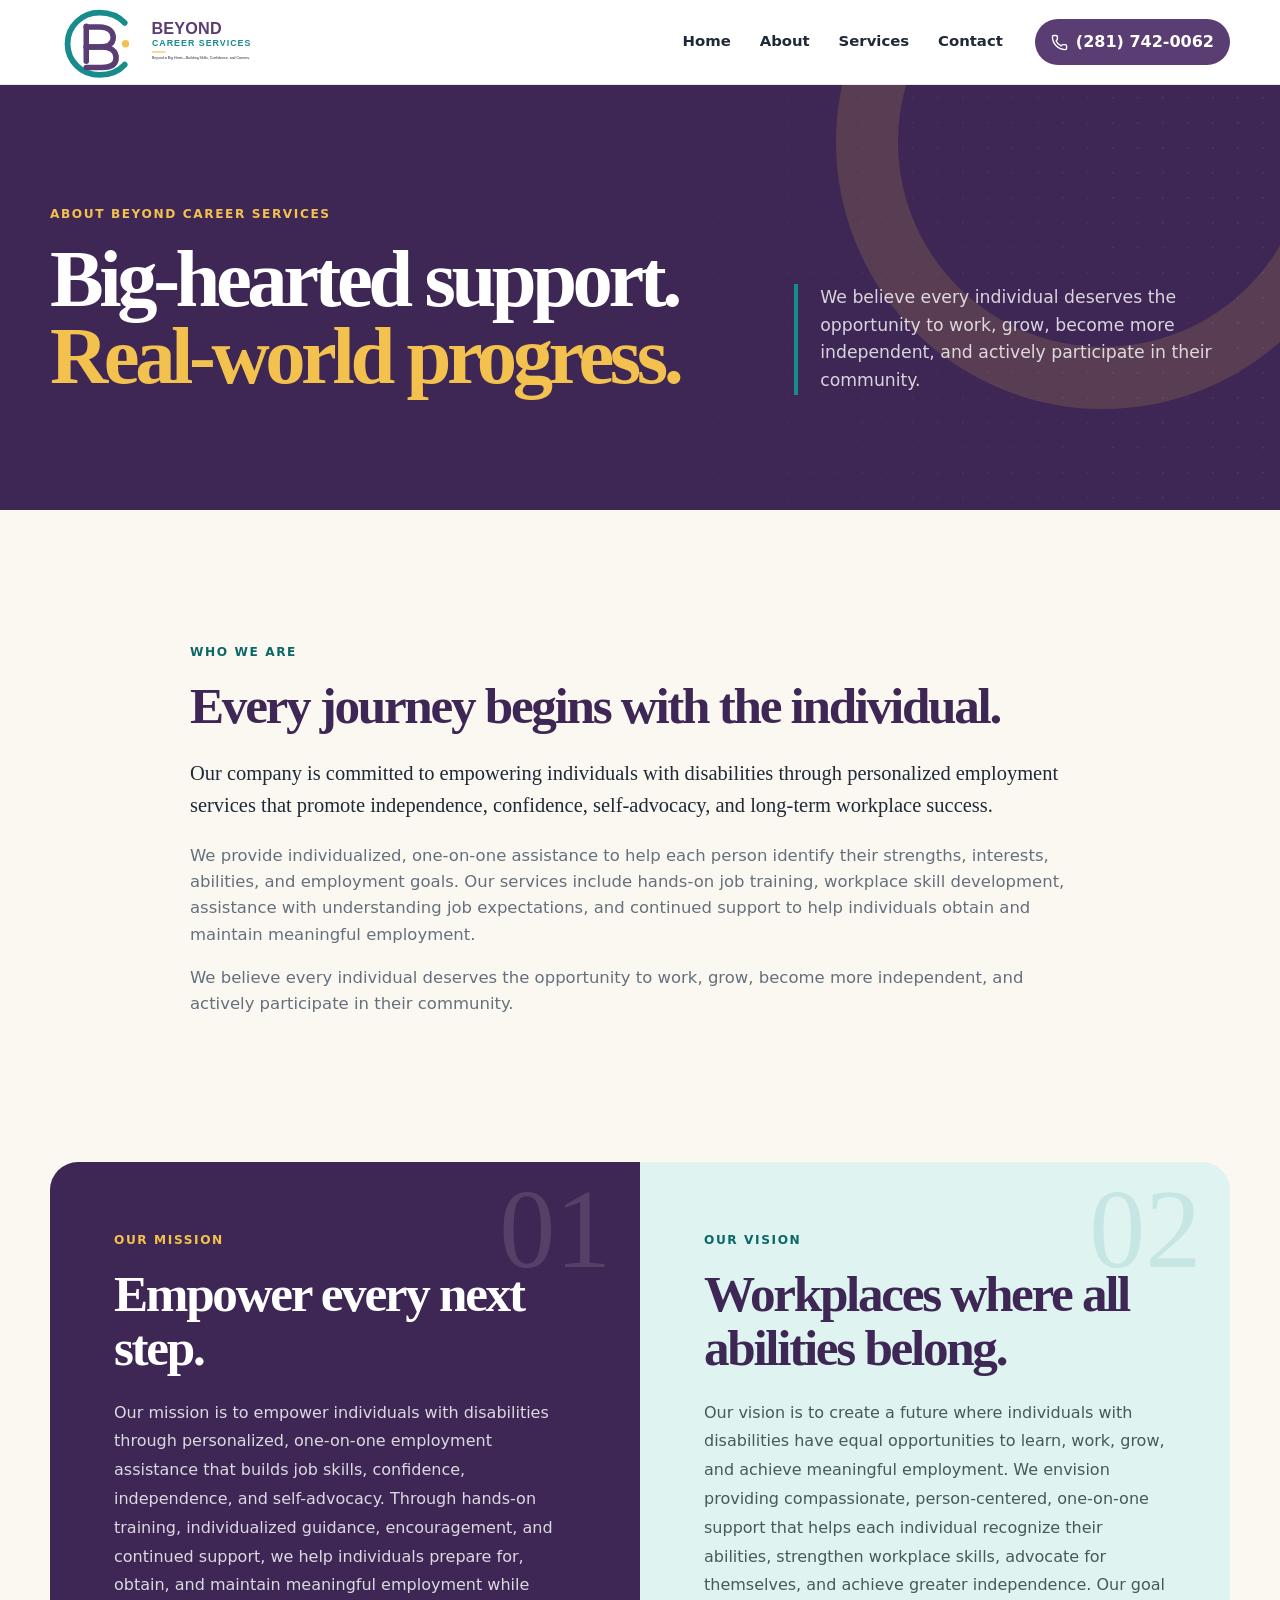
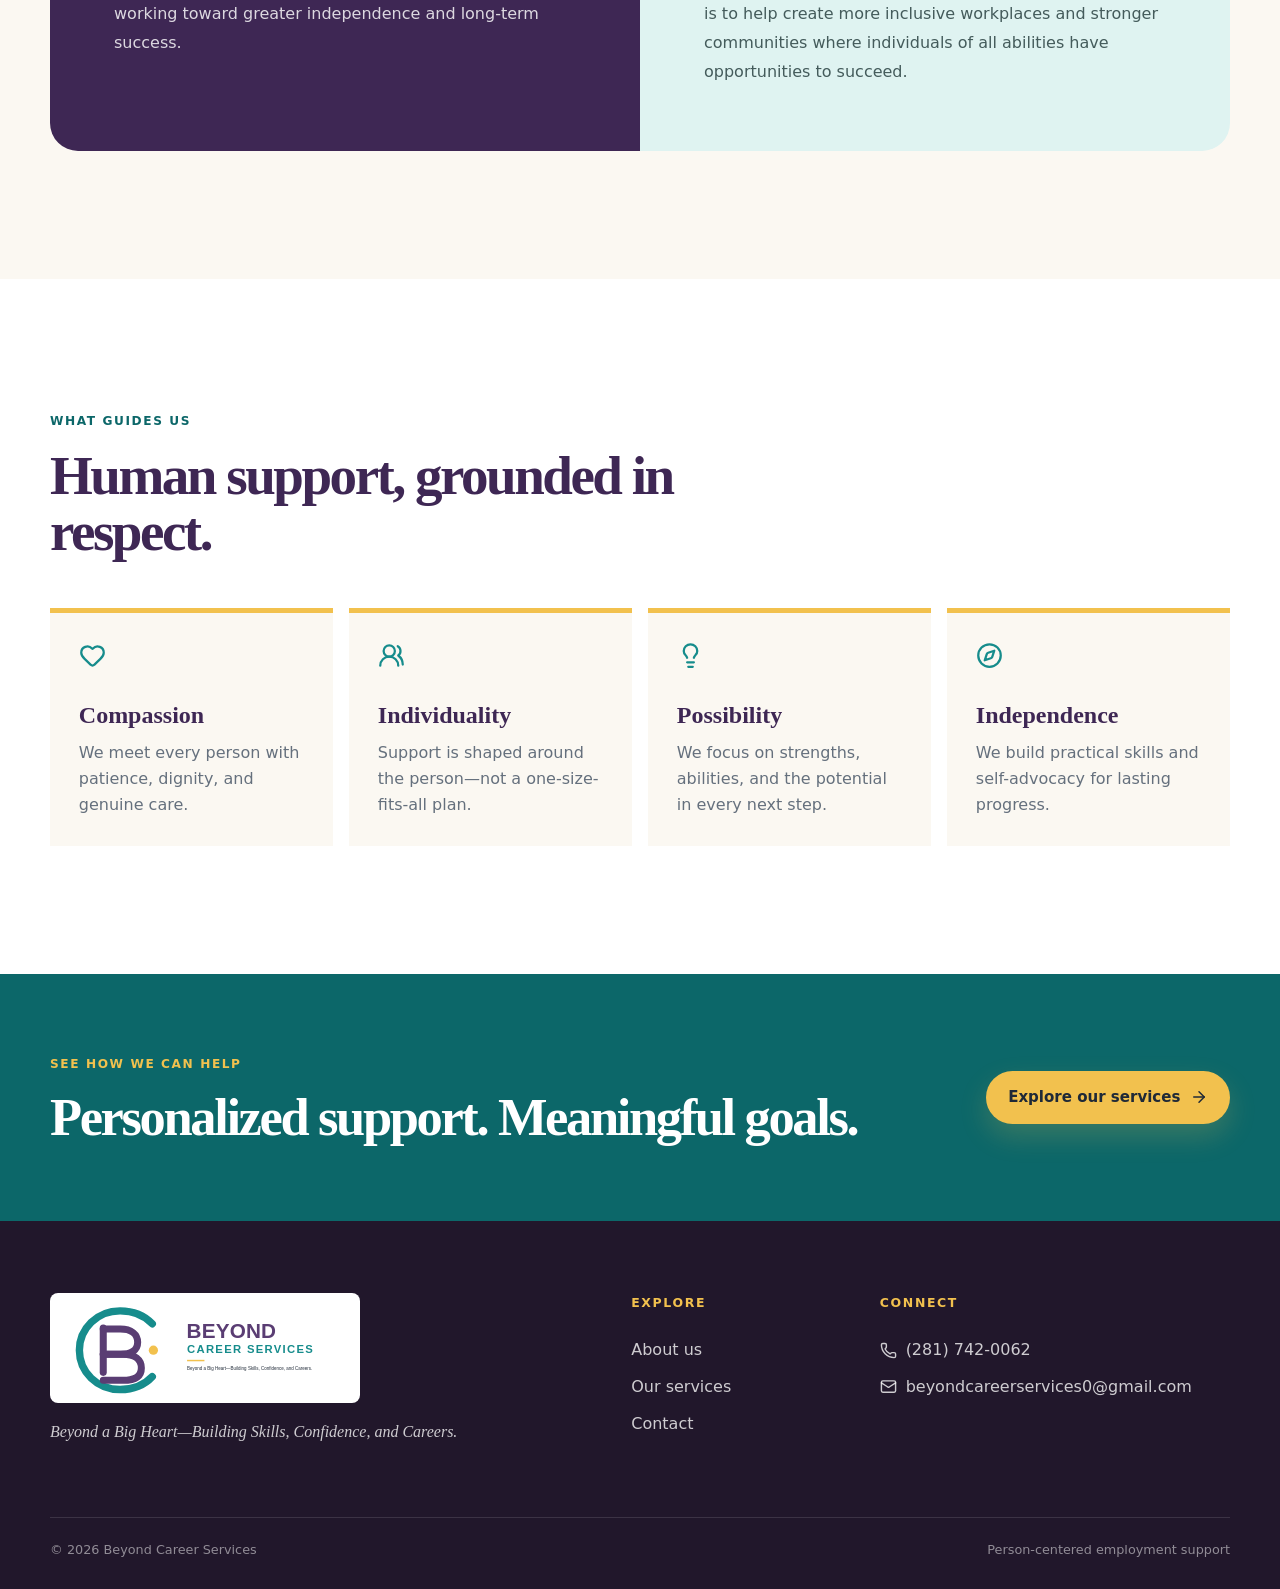
<file: about.html>
<!DOCTYPE html><html lang="en"><head><meta charSet="utf-8"/><meta name="viewport" content="width=device-width, initial-scale=1"/><title>About Us | Beyond Career Services</title><meta name="description" content="Learn about the mission, vision, and person-centered approach behind Beyond Career Services."/><meta property="og:title" content="Beyond Career Services"/><meta property="og:description" content="Beyond a Big Heart—Building Skills, Confidence, and Careers."/><meta property="og:type" content="website"/><meta name="twitter:card" content="summary_large_image"/><meta name="twitter:title" content="Beyond Career Services"/><meta name="twitter:description" content="Beyond a Big Heart—Building Skills, Confidence, and Careers."/><link rel="icon" href="/icon.svg" type="image/svg+xml" sizes="any"/>
<meta property="og:image" content="https://beyondcareerservices.com/og-card.png"><meta property="og:image:width" content="1200"><meta property="og:image:height" content="630"><meta property="og:image:alt" content="Beyond Career Services"><meta name="twitter:image" content="https://beyondcareerservices.com/og-card.png"><link rel="stylesheet" href="/styles.css?v=20260903-3"><script defer src="/app.js?v=20260903-3"></script></head><body><a class="skip-link" href="#main-content">Skip to main content</a><header class="site-header"><div class="site-container header-inner"><a href="/" class="brand-link" aria-label="Beyond Career Services home"><img src="/bcs-logo.svg" alt="Beyond Career Services" width="1600" height="520" loading="eager" fetchPriority="high" decoding="async" data-nimg="1"/></a><nav class="desktop-nav" aria-label="Primary navigation"><a href="/">Home</a><a href="/about.html">About</a><a href="/services.html">Services</a><a href="/contact.html">Contact</a></nav><a class="header-phone" href="tel:+12817420062"><svg xmlns="http://www.w3.org/2000/svg" width="17" height="17" viewBox="0 0 24 24" fill="none" stroke="currentColor" stroke-width="2" stroke-linecap="round" stroke-linejoin="round" class="lucide lucide-phone" aria-hidden="true"><path d="M13.832 16.568a1 1 0 0 0 1.213-.303l.355-.465A2 2 0 0 1 17 15h3a2 2 0 0 1 2 2v3a2 2 0 0 1-2 2A18 18 0 0 1 2 4a2 2 0 0 1 2-2h3a2 2 0 0 1 2 2v3a2 2 0 0 1-.8 1.6l-.468.351a1 1 0 0 0-.292 1.233 14 14 0 0 0 6.392 6.384"></path></svg><span>(281) 742-0062</span></a><details class="mobile-menu"><summary aria-label="Open navigation menu"><svg xmlns="http://www.w3.org/2000/svg" width="25" height="25" viewBox="0 0 24 24" fill="none" stroke="currentColor" stroke-width="2" stroke-linecap="round" stroke-linejoin="round" class="lucide lucide-menu" aria-hidden="true"><path d="M4 5h16"></path><path d="M4 12h16"></path><path d="M4 19h16"></path></svg></summary><nav aria-label="Mobile navigation"><a href="/">Home</a><a href="/about.html">About</a><a href="/services.html">Services</a><a href="/contact.html">Contact</a><a href="tel:+12817420062">Call (281) 742-0062</a></nav></details></div></header><main id="main-content"><section class="page-hero"><div class="site-container page-hero-grid"><div><p class="eyebrow">About Beyond Career Services</p><h1>Big-hearted support.<br/><span>Real-world progress.</span></h1></div><p>We believe every individual deserves the opportunity to work, grow, become more independent, and actively participate in their community.</p></div></section><section class="section about-intro"><div class="site-container about-intro-grid about-intro-grid-text"><div class="prose-block"><p class="eyebrow">Who we are</p><h2>Every journey begins with the individual.</h2><p>Our company is committed to empowering individuals with disabilities through personalized employment services that promote independence, confidence, self-advocacy, and long-term workplace success.</p><p>We provide individualized, one-on-one assistance to help each person identify their strengths, interests, abilities, and employment goals. Our services include hands-on job training, workplace skill development, assistance with understanding job expectations, and continued support to help individuals obtain and maintain meaningful employment.</p><p>We believe every individual deserves the opportunity to work, grow, become more independent, and actively participate in their community.</p></div></div></section><section class="purpose-section"><div class="site-container purpose-grid"><article class="purpose-card mission-card"><span>01</span><p class="eyebrow eyebrow-light">Our mission</p><h2>Empower every next step.</h2><p>Our mission is to empower individuals with disabilities through personalized, one-on-one employment assistance that builds job skills, confidence, independence, and self-advocacy. Through hands-on training, individualized guidance, encouragement, and continued support, we help individuals prepare for, obtain, and maintain meaningful employment while working toward greater independence and long-term success.</p></article><article class="purpose-card vision-card"><span>02</span><p class="eyebrow">Our vision</p><h2>Workplaces where all abilities belong.</h2><p>Our vision is to create a future where individuals with disabilities have equal opportunities to learn, work, grow, and achieve meaningful employment. We envision providing compassionate, person-centered, one-on-one support that helps each individual recognize their abilities, strengthen workplace skills, advocate for themselves, and achieve greater independence. Our goal is to help create more inclusive workplaces and stronger communities where individuals of all abilities have opportunities to succeed.</p></article></div></section><section class="section values-section"><div class="site-container"><div class="section-heading"><p class="eyebrow">What guides us</p><h2>Human support, grounded in respect.</h2></div><div class="values-grid"><article><svg xmlns="http://www.w3.org/2000/svg" width="27" height="27" viewBox="0 0 24 24" fill="none" stroke="currentColor" stroke-width="2" stroke-linecap="round" stroke-linejoin="round" class="lucide lucide-heart" aria-hidden="true"><path d="M2 9.5a5.5 5.5 0 0 1 9.591-3.676.56.56 0 0 0 .818 0A5.49 5.49 0 0 1 22 9.5c0 2.29-1.5 4-3 5.5l-5.492 5.313a2 2 0 0 1-3 .019L5 15c-1.5-1.5-3-3.2-3-5.5"></path></svg><h3>Compassion</h3><p>We meet every person with patience, dignity, and genuine care.</p></article><article><svg xmlns="http://www.w3.org/2000/svg" width="27" height="27" viewBox="0 0 24 24" fill="none" stroke="currentColor" stroke-width="2" stroke-linecap="round" stroke-linejoin="round" class="lucide lucide-users-round" aria-hidden="true"><path d="M18 21a8 8 0 0 0-16 0"></path><circle cx="10" cy="8" r="5"></circle><path d="M22 20c0-3.37-2-6.5-4-8a5 5 0 0 0-.45-8.3"></path></svg><h3>Individuality</h3><p>Support is shaped around the person—not a one-size-fits-all plan.</p></article><article><svg xmlns="http://www.w3.org/2000/svg" width="27" height="27" viewBox="0 0 24 24" fill="none" stroke="currentColor" stroke-width="2" stroke-linecap="round" stroke-linejoin="round" class="lucide lucide-lightbulb" aria-hidden="true"><path d="M15 14c.2-1 .7-1.7 1.5-2.5 1-.9 1.5-2.2 1.5-3.5A6 6 0 0 0 6 8c0 1 .2 2.2 1.5 3.5.7.7 1.3 1.5 1.5 2.5"></path><path d="M9 18h6"></path><path d="M10 22h4"></path></svg><h3>Possibility</h3><p>We focus on strengths, abilities, and the potential in every next step.</p></article><article><svg xmlns="http://www.w3.org/2000/svg" width="27" height="27" viewBox="0 0 24 24" fill="none" stroke="currentColor" stroke-width="2" stroke-linecap="round" stroke-linejoin="round" class="lucide lucide-compass" aria-hidden="true"><circle cx="12" cy="12" r="10"></circle><path d="m16.24 7.76-1.804 5.411a2 2 0 0 1-1.265 1.265L7.76 16.24l1.804-5.411a2 2 0 0 1 1.265-1.265z"></path></svg><h3>Independence</h3><p>We build practical skills and self-advocacy for lasting progress.</p></article></div></div></section><section class="closing-cta"><div class="site-container closing-cta-inner"><div><p class="eyebrow eyebrow-light">See how we can help</p><h2>Personalized support. Meaningful goals.</h2></div><a href="/services.html" class="button button-gold">Explore our services <svg xmlns="http://www.w3.org/2000/svg" width="18" height="18" viewBox="0 0 24 24" fill="none" stroke="currentColor" stroke-width="2" stroke-linecap="round" stroke-linejoin="round" class="lucide lucide-arrow-right" aria-hidden="true"><path d="M5 12h14"></path><path d="m12 5 7 7-7 7"></path></svg></a></div></section></main><footer class="site-footer"><div class="site-container footer-grid"><div><img src="/bcs-logo.svg" alt="Beyond Career Services" width="1600" height="520" loading="lazy" decoding="async" class="footer-logo" data-nimg="1"/><p class="footer-slogan">Beyond a Big Heart—Building Skills, Confidence, and Careers.</p></div><div><p class="footer-heading">Explore</p><a href="/about.html">About us</a><a href="/services.html">Our services</a><a href="/contact.html">Contact</a></div><div><p class="footer-heading">Connect</p><a href="tel:+12817420062"><svg xmlns="http://www.w3.org/2000/svg" width="17" height="17" viewBox="0 0 24 24" fill="none" stroke="currentColor" stroke-width="2" stroke-linecap="round" stroke-linejoin="round" class="lucide lucide-phone" aria-hidden="true"><path d="M13.832 16.568a1 1 0 0 0 1.213-.303l.355-.465A2 2 0 0 1 17 15h3a2 2 0 0 1 2 2v3a2 2 0 0 1-2 2A18 18 0 0 1 2 4a2 2 0 0 1 2-2h3a2 2 0 0 1 2 2v3a2 2 0 0 1-.8 1.6l-.468.351a1 1 0 0 0-.292 1.233 14 14 0 0 0 6.392 6.384"></path></svg> (281) 742-0062</a><a href="mailto:beyondcareerservices0@gmail.com"><svg xmlns="http://www.w3.org/2000/svg" width="17" height="17" viewBox="0 0 24 24" fill="none" stroke="currentColor" stroke-width="2" stroke-linecap="round" stroke-linejoin="round" class="lucide lucide-mail" aria-hidden="true"><path d="m22 7-8.991 5.727a2 2 0 0 1-2.009 0L2 7"></path><rect x="2" y="4" width="20" height="16" rx="2"></rect></svg> beyondcareerservices0@gmail.com</a></div></div><div class="site-container footer-bottom"><span>© <!-- -->2026<!-- --> Beyond Career Services</span><span>Person-centered employment support</span></div></footer></body></html>
</file>
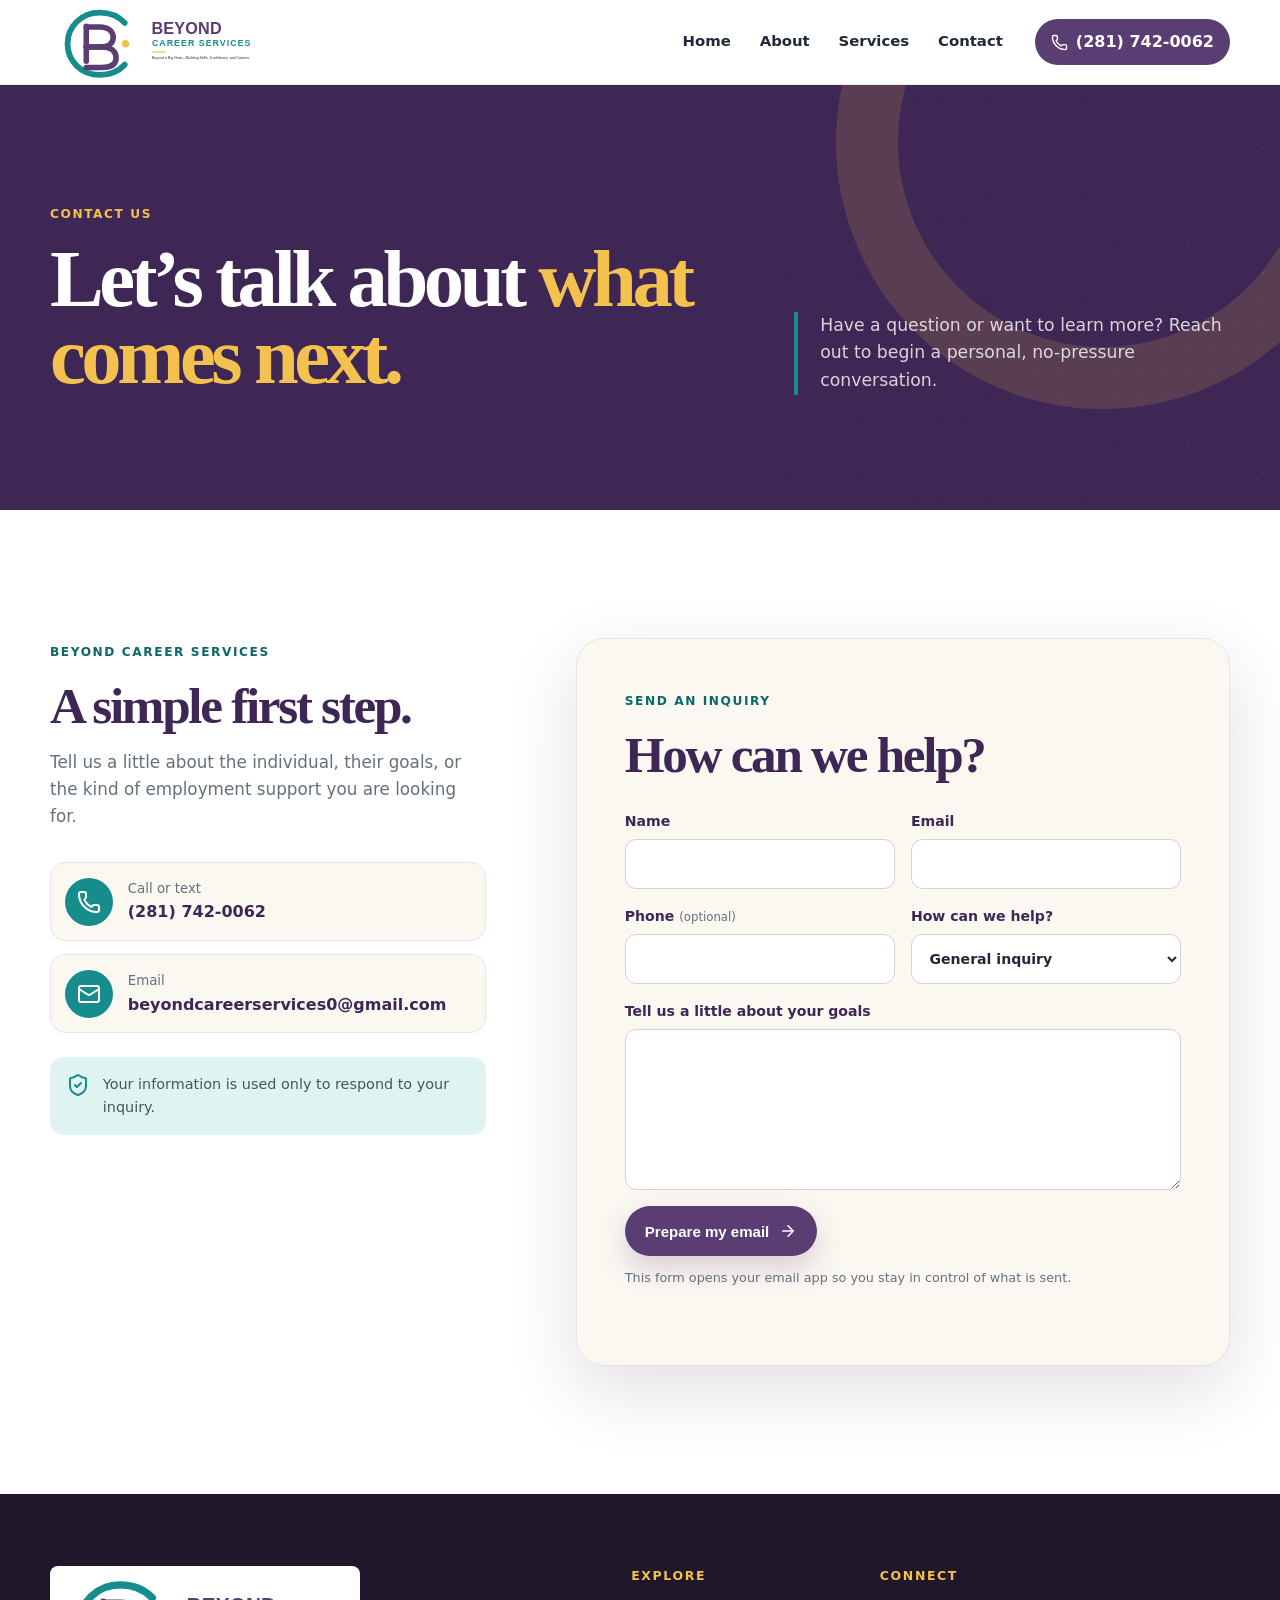
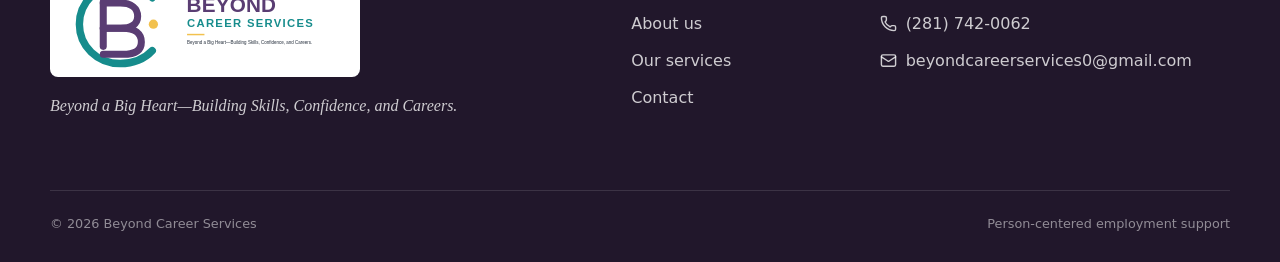
<file: contact.html>
<!DOCTYPE html><html lang="en"><head><meta charSet="utf-8"/><meta name="viewport" content="width=device-width, initial-scale=1"/><title>Contact | Beyond Career Services</title><meta name="description" content="Contact Beyond Career Services to start a conversation about personalized employment support."/><meta property="og:title" content="Beyond Career Services"/><meta property="og:description" content="Beyond a Big Heart—Building Skills, Confidence, and Careers."/><meta property="og:type" content="website"/><meta name="twitter:card" content="summary_large_image"/><meta name="twitter:title" content="Beyond Career Services"/><meta name="twitter:description" content="Beyond a Big Heart—Building Skills, Confidence, and Careers."/><link rel="icon" href="/icon.svg" type="image/svg+xml" sizes="any"/>
<meta property="og:image" content="https://beyondcareerservices.com/og-card.png"><meta property="og:image:width" content="1200"><meta property="og:image:height" content="630"><meta property="og:image:alt" content="Beyond Career Services"><meta name="twitter:image" content="https://beyondcareerservices.com/og-card.png"><link rel="stylesheet" href="/styles.css?v=20260903-3"><script defer src="/app.js?v=20260903-3"></script></head><body><a class="skip-link" href="#main-content">Skip to main content</a><header class="site-header"><div class="site-container header-inner"><a href="/" class="brand-link" aria-label="Beyond Career Services home"><img src="/bcs-logo.svg" alt="Beyond Career Services" width="1600" height="520" loading="eager" fetchPriority="high" decoding="async" data-nimg="1"/></a><nav class="desktop-nav" aria-label="Primary navigation"><a href="/">Home</a><a href="/about.html">About</a><a href="/services.html">Services</a><a href="/contact.html">Contact</a></nav><a class="header-phone" href="tel:+12817420062"><svg xmlns="http://www.w3.org/2000/svg" width="17" height="17" viewBox="0 0 24 24" fill="none" stroke="currentColor" stroke-width="2" stroke-linecap="round" stroke-linejoin="round" class="lucide lucide-phone" aria-hidden="true"><path d="M13.832 16.568a1 1 0 0 0 1.213-.303l.355-.465A2 2 0 0 1 17 15h3a2 2 0 0 1 2 2v3a2 2 0 0 1-2 2A18 18 0 0 1 2 4a2 2 0 0 1 2-2h3a2 2 0 0 1 2 2v3a2 2 0 0 1-.8 1.6l-.468.351a1 1 0 0 0-.292 1.233 14 14 0 0 0 6.392 6.384"></path></svg><span>(281) 742-0062</span></a><details class="mobile-menu"><summary aria-label="Open navigation menu"><svg xmlns="http://www.w3.org/2000/svg" width="25" height="25" viewBox="0 0 24 24" fill="none" stroke="currentColor" stroke-width="2" stroke-linecap="round" stroke-linejoin="round" class="lucide lucide-menu" aria-hidden="true"><path d="M4 5h16"></path><path d="M4 12h16"></path><path d="M4 19h16"></path></svg></summary><nav aria-label="Mobile navigation"><a href="/">Home</a><a href="/about.html">About</a><a href="/services.html">Services</a><a href="/contact.html">Contact</a><a href="tel:+12817420062">Call (281) 742-0062</a></nav></details></div></header><main id="main-content"><section class="page-hero contact-page-hero"><div class="site-container page-hero-grid"><div><p class="eyebrow">Contact us</p><h1>Let’s talk about <span>what comes next.</span></h1></div><p>Have a question or want to learn more? Reach out to begin a personal, no-pressure conversation.</p></div></section><section class="section contact-section"><div class="site-container contact-grid"><aside class="contact-details"><p class="eyebrow">Beyond Career Services</p><h2>A simple first step.</h2><p>Tell us a little about the individual, their goals, or the kind of employment support you are looking for.</p><div class="contact-methods"><a href="tel:+12817420062"><span><svg xmlns="http://www.w3.org/2000/svg" width="24" height="24" viewBox="0 0 24 24" fill="none" stroke="currentColor" stroke-width="2" stroke-linecap="round" stroke-linejoin="round" class="lucide lucide-phone" aria-hidden="true"><path d="M13.832 16.568a1 1 0 0 0 1.213-.303l.355-.465A2 2 0 0 1 17 15h3a2 2 0 0 1 2 2v3a2 2 0 0 1-2 2A18 18 0 0 1 2 4a2 2 0 0 1 2-2h3a2 2 0 0 1 2 2v3a2 2 0 0 1-.8 1.6l-.468.351a1 1 0 0 0-.292 1.233 14 14 0 0 0 6.392 6.384"></path></svg></span><div><small>Call or text</small><strong>(281) 742-0062</strong></div></a><a href="mailto:beyondcareerservices0@gmail.com"><span><svg xmlns="http://www.w3.org/2000/svg" width="24" height="24" viewBox="0 0 24 24" fill="none" stroke="currentColor" stroke-width="2" stroke-linecap="round" stroke-linejoin="round" class="lucide lucide-mail" aria-hidden="true"><path d="m22 7-8.991 5.727a2 2 0 0 1-2.009 0L2 7"></path><rect x="2" y="4" width="20" height="16" rx="2"></rect></svg></span><div><small>Email</small><strong>beyondcareerservices0@gmail.com</strong></div></a></div><div class="contact-assurance"><svg xmlns="http://www.w3.org/2000/svg" width="24" height="24" viewBox="0 0 24 24" fill="none" stroke="currentColor" stroke-width="2" stroke-linecap="round" stroke-linejoin="round" class="lucide lucide-shield-check" aria-hidden="true"><path d="M20 13c0 5-3.5 7.5-7.66 8.95a1 1 0 0 1-.67-.01C7.5 20.5 4 18 4 13V6a1 1 0 0 1 1-1c2 0 4.5-1.2 6.24-2.72a1.17 1.17 0 0 1 1.52 0C14.51 3.81 17 5 19 5a1 1 0 0 1 1 1z"></path><path d="m9 12 2 2 4-4"></path></svg><p>Your information is used only to respond to your inquiry.</p></div></aside><div class="form-card"><p class="eyebrow">Send an inquiry</p><h2>How can we help?</h2><form class="contact-form"><div class="form-row"><label><span>Name</span><input type="text" autoComplete="name" required="" name="name"/></label><label><span>Email</span><input type="email" autoComplete="email" required="" name="email"/></label></div><div class="form-row"><label><span>Phone <small>(optional)</small></span><input type="tel" autoComplete="tel" name="phone"/></label><label><span>How can we help?</span><select name="support"><option selected="">General inquiry</option><option>Career planning</option><option>Job training</option><option>Workplace skill development</option><option>Independent living &amp; community skills</option><option>Continued employment support</option></select></label></div><label><span>Tell us a little about your goals</span><textarea name="message" rows="6" required=""></textarea></label><button class="button button-primary" type="submit">Prepare my email <svg xmlns="http://www.w3.org/2000/svg" width="18" height="18" viewBox="0 0 24 24" fill="none" stroke="currentColor" stroke-width="2" stroke-linecap="round" stroke-linejoin="round" class="lucide lucide-arrow-right" aria-hidden="true"><path d="M5 12h14"></path><path d="m12 5 7 7-7 7"></path></svg></button><p class="form-note">This form opens your email app so you stay in control of what is sent.</p><p class="form-status" aria-live="polite"></p></form></div></div></section></main><footer class="site-footer"><div class="site-container footer-grid"><div><img src="/bcs-logo.svg" alt="Beyond Career Services" width="1600" height="520" loading="lazy" decoding="async" class="footer-logo" data-nimg="1"/><p class="footer-slogan">Beyond a Big Heart—Building Skills, Confidence, and Careers.</p></div><div><p class="footer-heading">Explore</p><a href="/about.html">About us</a><a href="/services.html">Our services</a><a href="/contact.html">Contact</a></div><div><p class="footer-heading">Connect</p><a href="tel:+12817420062"><svg xmlns="http://www.w3.org/2000/svg" width="17" height="17" viewBox="0 0 24 24" fill="none" stroke="currentColor" stroke-width="2" stroke-linecap="round" stroke-linejoin="round" class="lucide lucide-phone" aria-hidden="true"><path d="M13.832 16.568a1 1 0 0 0 1.213-.303l.355-.465A2 2 0 0 1 17 15h3a2 2 0 0 1 2 2v3a2 2 0 0 1-2 2A18 18 0 0 1 2 4a2 2 0 0 1 2-2h3a2 2 0 0 1 2 2v3a2 2 0 0 1-.8 1.6l-.468.351a1 1 0 0 0-.292 1.233 14 14 0 0 0 6.392 6.384"></path></svg> (281) 742-0062</a><a href="mailto:beyondcareerservices0@gmail.com"><svg xmlns="http://www.w3.org/2000/svg" width="17" height="17" viewBox="0 0 24 24" fill="none" stroke="currentColor" stroke-width="2" stroke-linecap="round" stroke-linejoin="round" class="lucide lucide-mail" aria-hidden="true"><path d="m22 7-8.991 5.727a2 2 0 0 1-2.009 0L2 7"></path><rect x="2" y="4" width="20" height="16" rx="2"></rect></svg> beyondcareerservices0@gmail.com</a></div></div><div class="site-container footer-bottom"><span>© <!-- -->2026<!-- --> Beyond Career Services</span><span>Person-centered employment support</span></div></footer></body></html>
</file>
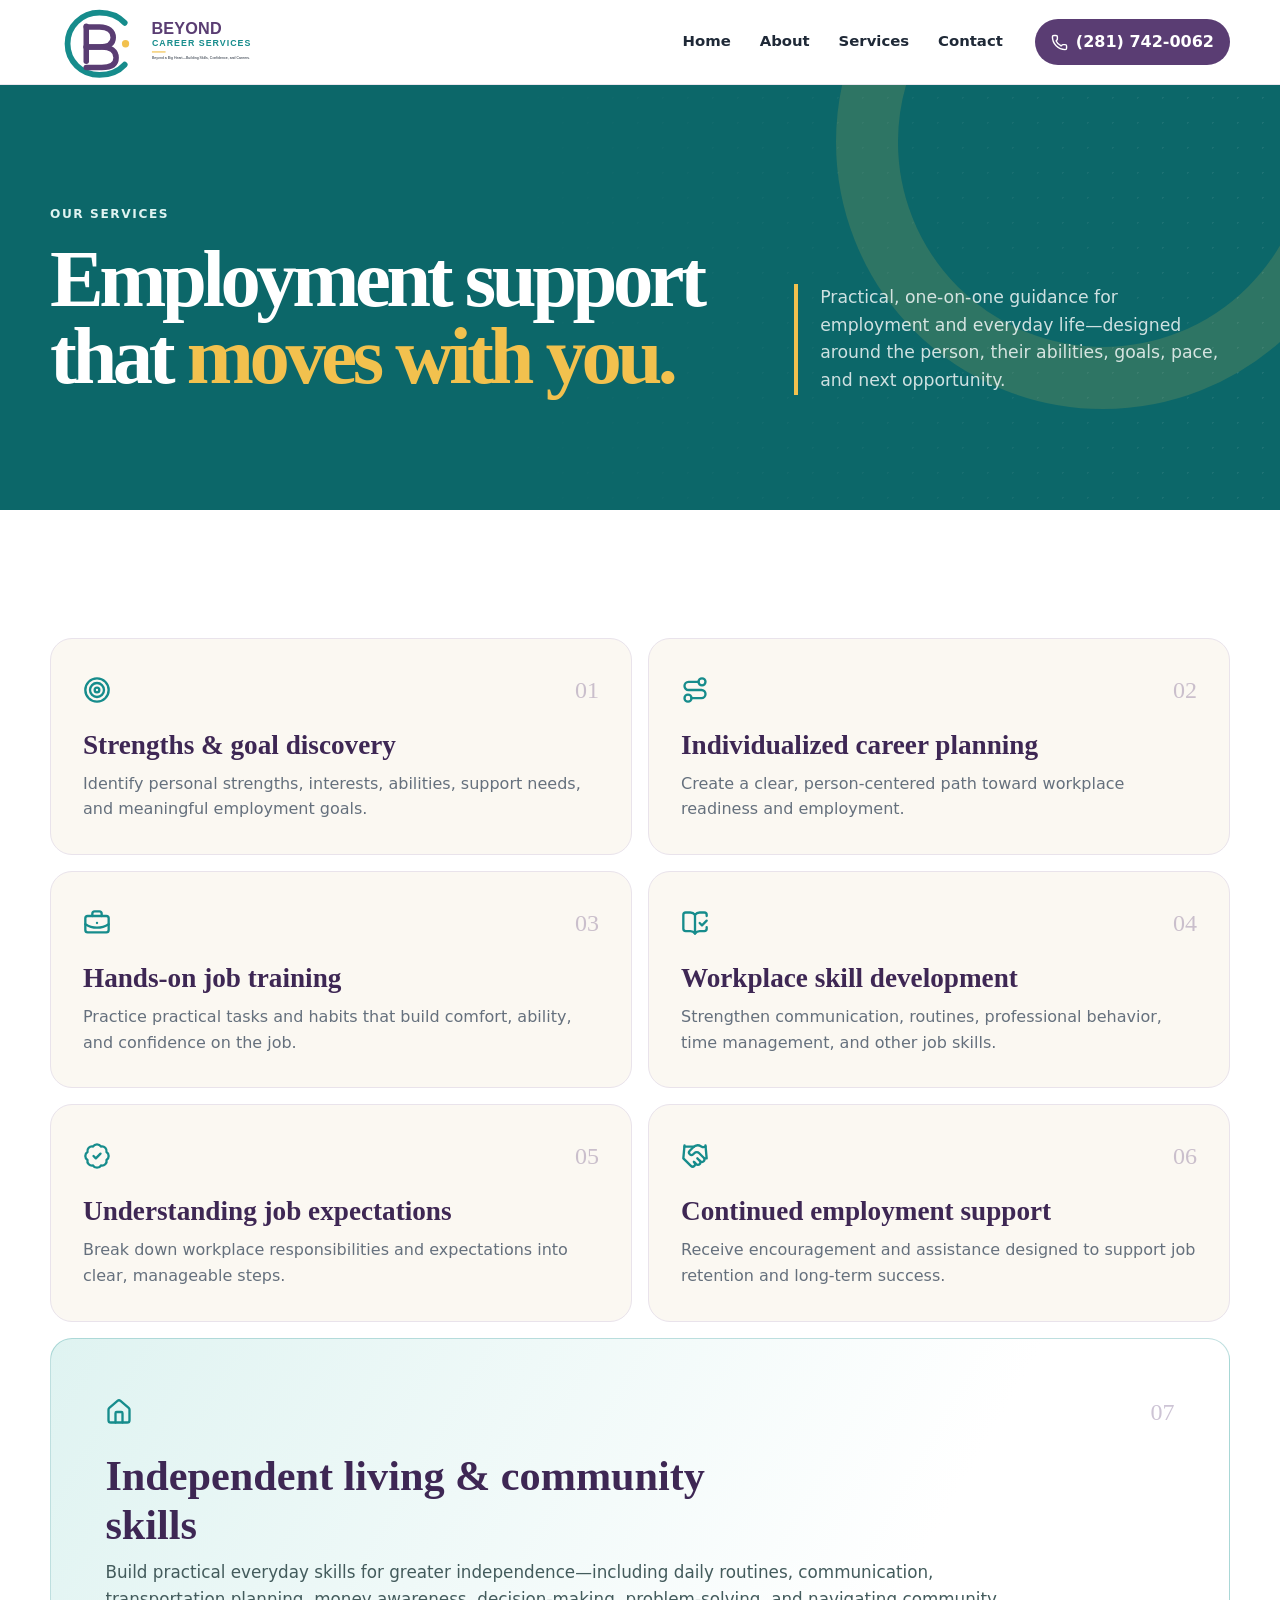
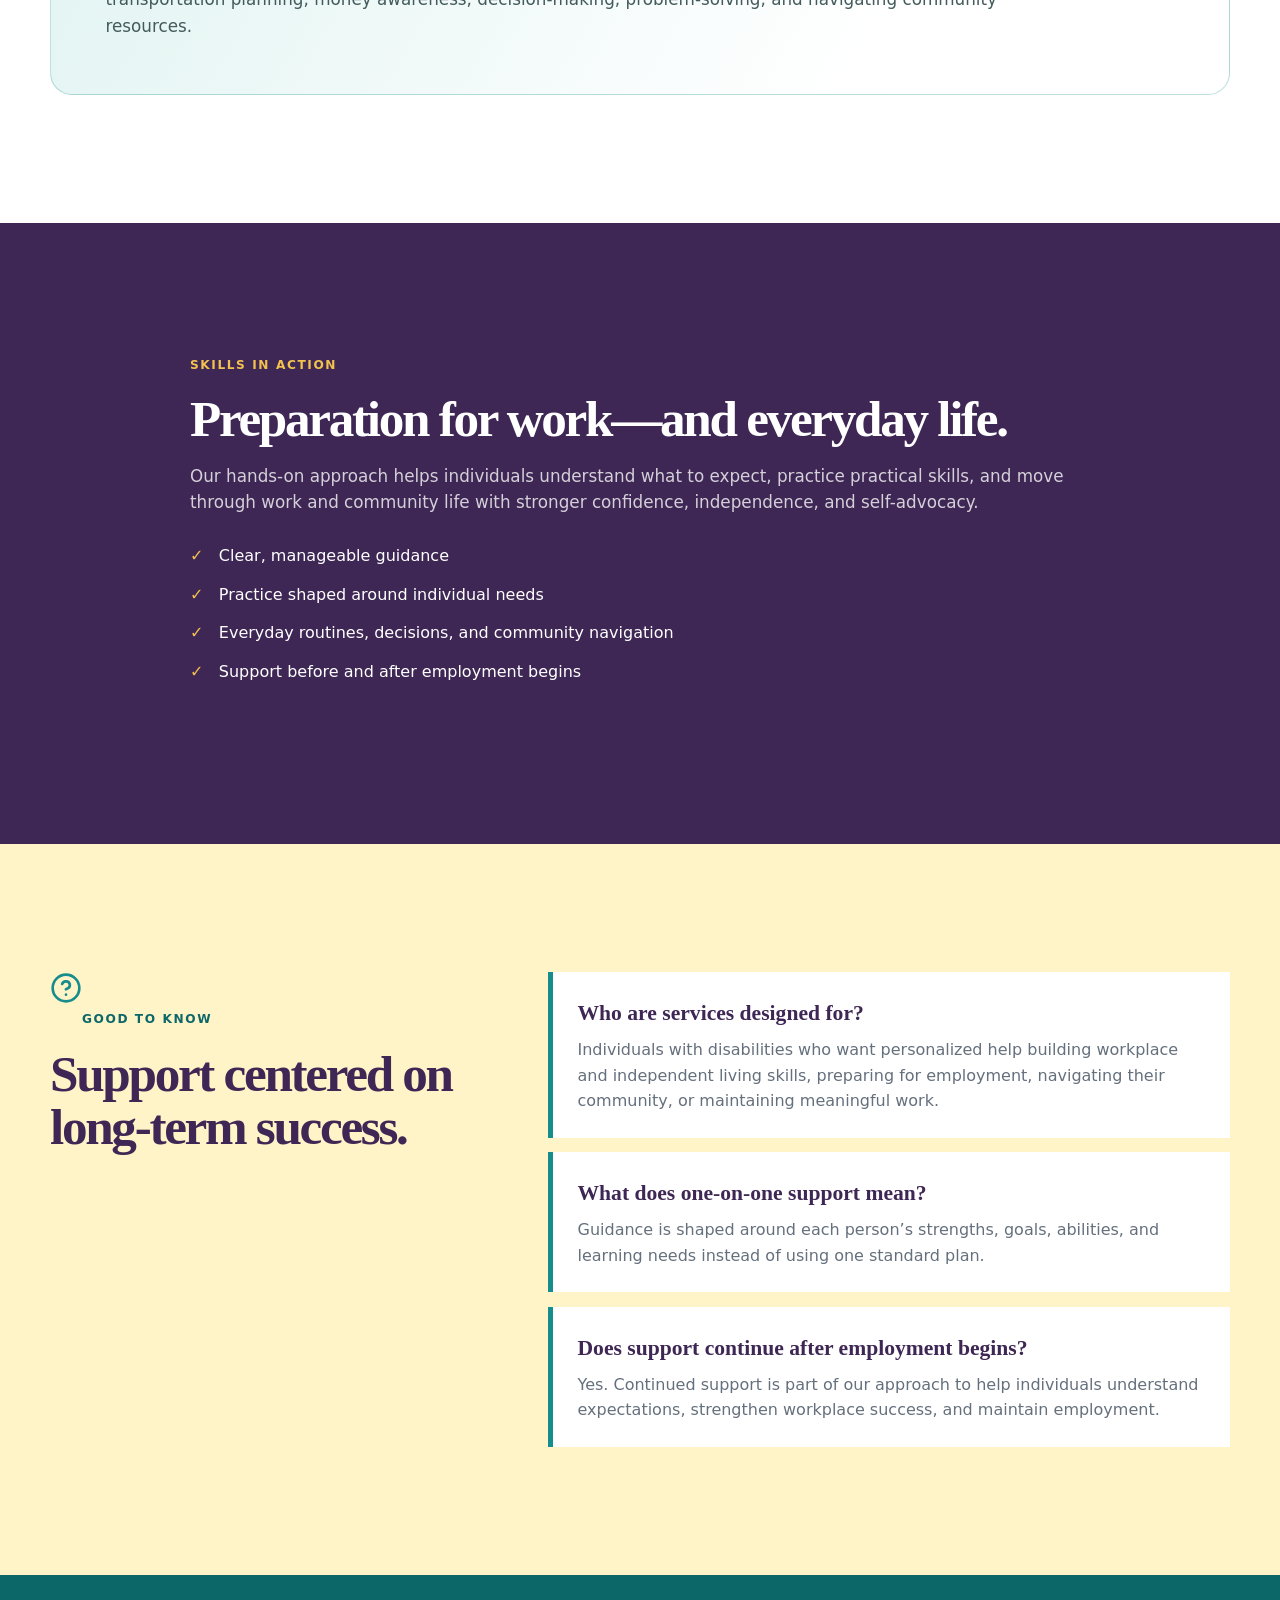
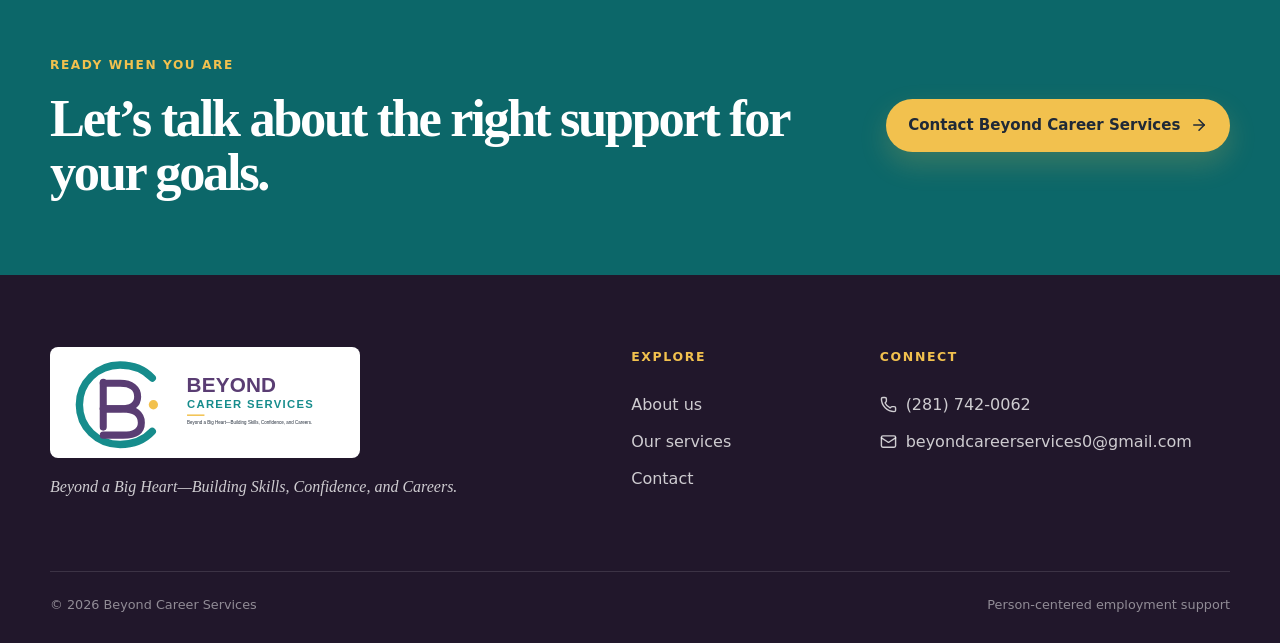
<file: services.html>
<!DOCTYPE html><html lang="en"><head><meta charSet="utf-8"/><meta name="viewport" content="width=device-width, initial-scale=1"/><title>Employment Services | Beyond Career Services</title><meta name="description" content="Explore individualized career planning, job training, independent living skills, workplace development, and ongoing support."/><meta property="og:title" content="Beyond Career Services"/><meta property="og:description" content="Beyond a Big Heart—Building Skills, Confidence, and Careers."/><meta property="og:type" content="website"/><meta name="twitter:card" content="summary_large_image"/><meta name="twitter:title" content="Beyond Career Services"/><meta name="twitter:description" content="Beyond a Big Heart—Building Skills, Confidence, and Careers."/><link rel="icon" href="/icon.svg" type="image/svg+xml" sizes="any"/>
<meta property="og:image" content="https://beyondcareerservices.com/og-card.png"><meta property="og:image:width" content="1200"><meta property="og:image:height" content="630"><meta property="og:image:alt" content="Beyond Career Services"><meta name="twitter:image" content="https://beyondcareerservices.com/og-card.png"><link rel="stylesheet" href="/styles.css?v=20260903-3"><script defer src="/app.js?v=20260903-3"></script></head><body><a class="skip-link" href="#main-content">Skip to main content</a><header class="site-header"><div class="site-container header-inner"><a href="/" class="brand-link" aria-label="Beyond Career Services home"><img src="/bcs-logo.svg" alt="Beyond Career Services" width="1600" height="520" loading="eager" fetchPriority="high" decoding="async" data-nimg="1"/></a><nav class="desktop-nav" aria-label="Primary navigation"><a href="/">Home</a><a href="/about.html">About</a><a href="/services.html">Services</a><a href="/contact.html">Contact</a></nav><a class="header-phone" href="tel:+12817420062"><svg xmlns="http://www.w3.org/2000/svg" width="17" height="17" viewBox="0 0 24 24" fill="none" stroke="currentColor" stroke-width="2" stroke-linecap="round" stroke-linejoin="round" class="lucide lucide-phone" aria-hidden="true"><path d="M13.832 16.568a1 1 0 0 0 1.213-.303l.355-.465A2 2 0 0 1 17 15h3a2 2 0 0 1 2 2v3a2 2 0 0 1-2 2A18 18 0 0 1 2 4a2 2 0 0 1 2-2h3a2 2 0 0 1 2 2v3a2 2 0 0 1-.8 1.6l-.468.351a1 1 0 0 0-.292 1.233 14 14 0 0 0 6.392 6.384"></path></svg><span>(281) 742-0062</span></a><details class="mobile-menu"><summary aria-label="Open navigation menu"><svg xmlns="http://www.w3.org/2000/svg" width="25" height="25" viewBox="0 0 24 24" fill="none" stroke="currentColor" stroke-width="2" stroke-linecap="round" stroke-linejoin="round" class="lucide lucide-menu" aria-hidden="true"><path d="M4 5h16"></path><path d="M4 12h16"></path><path d="M4 19h16"></path></svg></summary><nav aria-label="Mobile navigation"><a href="/">Home</a><a href="/about.html">About</a><a href="/services.html">Services</a><a href="/contact.html">Contact</a><a href="tel:+12817420062">Call (281) 742-0062</a></nav></details></div></header><main id="main-content"><section class="page-hero services-page-hero"><div class="site-container page-hero-grid"><div><p class="eyebrow">Our services</p><h1>Employment support that <span>moves with you.</span></h1></div><p>Practical, one-on-one guidance for employment and everyday life—designed around the person, their abilities, goals, pace, and next opportunity.</p></div></section><section class="section service-detail-section"><div class="site-container"><div class="service-detail-grid"><article class="service-detail-card"><div class="service-detail-top"><svg xmlns="http://www.w3.org/2000/svg" width="28" height="28" viewBox="0 0 24 24" fill="none" stroke="currentColor" stroke-width="2" stroke-linecap="round" stroke-linejoin="round" class="lucide lucide-target" aria-hidden="true"><circle cx="12" cy="12" r="10"></circle><circle cx="12" cy="12" r="6"></circle><circle cx="12" cy="12" r="2"></circle></svg><span>0<!-- -->1</span></div><h2>Strengths &amp; goal discovery</h2><p>Identify personal strengths, interests, abilities, support needs, and meaningful employment goals.</p></article><article class="service-detail-card"><div class="service-detail-top"><svg xmlns="http://www.w3.org/2000/svg" width="28" height="28" viewBox="0 0 24 24" fill="none" stroke="currentColor" stroke-width="2" stroke-linecap="round" stroke-linejoin="round" class="lucide lucide-route" aria-hidden="true"><circle cx="6" cy="19" r="3"></circle><path d="M9 19h8.5a3.5 3.5 0 0 0 0-7h-11a3.5 3.5 0 0 1 0-7H15"></path><circle cx="18" cy="5" r="3"></circle></svg><span>0<!-- -->2</span></div><h2>Individualized career planning</h2><p>Create a clear, person-centered path toward workplace readiness and employment.</p></article><article class="service-detail-card"><div class="service-detail-top"><svg xmlns="http://www.w3.org/2000/svg" width="28" height="28" viewBox="0 0 24 24" fill="none" stroke="currentColor" stroke-width="2" stroke-linecap="round" stroke-linejoin="round" class="lucide lucide-briefcase-business" aria-hidden="true"><path d="M12 12h.01"></path><path d="M16 6V4a2 2 0 0 0-2-2h-4a2 2 0 0 0-2 2v2"></path><path d="M22 13a18.15 18.15 0 0 1-20 0"></path><rect width="20" height="14" x="2" y="6" rx="2"></rect></svg><span>0<!-- -->3</span></div><h2>Hands-on job training</h2><p>Practice practical tasks and habits that build comfort, ability, and confidence on the job.</p></article><article class="service-detail-card"><div class="service-detail-top"><svg xmlns="http://www.w3.org/2000/svg" width="28" height="28" viewBox="0 0 24 24" fill="none" stroke="currentColor" stroke-width="2" stroke-linecap="round" stroke-linejoin="round" class="lucide lucide-book-open-check" aria-hidden="true"><path d="M12 5v16"></path><path d="m16 12 2 2 4-4"></path><path d="M22 6V5a2 2 0 00-1.999-2L16 3.002A5 5 0 0012 5a5 5 0 00-4-2H4a2 2 0 00-2 2v12a2 2 0 001.999 2H8a5 5 0 014 2 5 5 0 014-2h4.001A2 2 0 0022 17v-1.344"></path></svg><span>0<!-- -->4</span></div><h2>Workplace skill development</h2><p>Strengthen communication, routines, professional behavior, time management, and other job skills.</p></article><article class="service-detail-card"><div class="service-detail-top"><svg xmlns="http://www.w3.org/2000/svg" width="28" height="28" viewBox="0 0 24 24" fill="none" stroke="currentColor" stroke-width="2" stroke-linecap="round" stroke-linejoin="round" class="lucide lucide-badge-check" aria-hidden="true"><path d="M3.85 8.62a4 4 0 0 1 4.78-4.77 4 4 0 0 1 6.74 0 4 4 0 0 1 4.78 4.78 4 4 0 0 1 0 6.74 4 4 0 0 1-4.77 4.78 4 4 0 0 1-6.75 0 4 4 0 0 1-4.78-4.77 4 4 0 0 1 0-6.76Z"></path><path d="m9 12 2 2 4-4"></path></svg><span>0<!-- -->5</span></div><h2>Understanding job expectations</h2><p>Break down workplace responsibilities and expectations into clear, manageable steps.</p></article><article class="service-detail-card"><div class="service-detail-top"><svg xmlns="http://www.w3.org/2000/svg" width="28" height="28" viewBox="0 0 24 24" fill="none" stroke="currentColor" stroke-width="2" stroke-linecap="round" stroke-linejoin="round" class="lucide lucide-handshake" aria-hidden="true"><path d="m11 17 2 2a1 1 0 1 0 3-3"></path><path d="m14 14 2.5 2.5a1 1 0 1 0 3-3l-3.88-3.88a3 3 0 0 0-4.24 0l-.88.88a1 1 0 1 1-3-3l2.81-2.81a5.79 5.79 0 0 1 7.06-.87l.47.28a2 2 0 0 0 1.42.25L21 4"></path><path d="m21 3 1 11h-2"></path><path d="M3 3 2 14l6.5 6.5a1 1 0 1 0 3-3"></path><path d="M3 4h8"></path></svg><span>0<!-- -->6</span></div><h2>Continued employment support</h2><p>Receive encouragement and assistance designed to support job retention and long-term success.</p></article><article class="service-detail-card service-detail-card-featured"><div class="service-detail-top"><svg xmlns="http://www.w3.org/2000/svg" width="28" height="28" viewBox="0 0 24 24" fill="none" stroke="currentColor" stroke-width="2" stroke-linecap="round" stroke-linejoin="round" class="lucide lucide-house" aria-hidden="true"><path d="M15 21v-8a1 1 0 0 0-1-1h-4a1 1 0 0 0-1 1v8"></path><path d="M3 10a2 2 0 0 1 .709-1.528l7-6a2 2 0 0 1 2.582 0l7 6A2 2 0 0 1 21 10v9a2 2 0 0 1-2 2H5a2 2 0 0 1-2-2z"></path></svg><span>0<!-- -->7</span></div><h2>Independent living &amp; community skills</h2><p>Build practical everyday skills for greater independence—including daily routines, communication, transportation planning, money awareness, decision-making, problem-solving, and navigating community resources.</p></article></div></div></section><section class="section training-section"><div class="site-container training-grid training-grid-text"><div class="training-copy"><p class="eyebrow eyebrow-light">Skills in action</p><h2>Preparation for work—and everyday life.</h2><p>Our hands-on approach helps individuals understand what to expect, practice practical skills, and move through work and community life with stronger confidence, independence, and self-advocacy.</p><ul class="check-list"><li>Clear, manageable guidance</li><li>Practice shaped around individual needs</li><li>Everyday routines, decisions, and community navigation</li><li>Support before and after employment begins</li></ul></div></div></section><section class="section faq-section"><div class="site-container faq-grid"><div class="faq-heading"><svg xmlns="http://www.w3.org/2000/svg" width="32" height="32" viewBox="0 0 24 24" fill="none" stroke="currentColor" stroke-width="2" stroke-linecap="round" stroke-linejoin="round" class="lucide lucide-circle-question-mark" aria-hidden="true"><circle cx="12" cy="12" r="10"></circle><path d="M9.09 9a3 3 0 0 1 5.83 1c0 2-3 3-3 3"></path><path d="M12 17h.01"></path></svg><p class="eyebrow">Good to know</p><h2>Support centered on long-term success.</h2></div><div class="faq-list"><article><h3>Who are services designed for?</h3><p>Individuals with disabilities who want personalized help building workplace and independent living skills, preparing for employment, navigating their community, or maintaining meaningful work.</p></article><article><h3>What does one-on-one support mean?</h3><p>Guidance is shaped around each person’s strengths, goals, abilities, and learning needs instead of using one standard plan.</p></article><article><h3>Does support continue after employment begins?</h3><p>Yes. Continued support is part of our approach to help individuals understand expectations, strengthen workplace success, and maintain employment.</p></article></div></div></section><section class="closing-cta"><div class="site-container closing-cta-inner"><div><p class="eyebrow eyebrow-light">Ready when you are</p><h2>Let’s talk about the right support for your goals.</h2></div><a href="/contact.html" class="button button-gold">Contact Beyond Career Services <svg xmlns="http://www.w3.org/2000/svg" width="18" height="18" viewBox="0 0 24 24" fill="none" stroke="currentColor" stroke-width="2" stroke-linecap="round" stroke-linejoin="round" class="lucide lucide-arrow-right" aria-hidden="true"><path d="M5 12h14"></path><path d="m12 5 7 7-7 7"></path></svg></a></div></section></main><footer class="site-footer"><div class="site-container footer-grid"><div><img src="/bcs-logo.svg" alt="Beyond Career Services" width="1600" height="520" loading="lazy" decoding="async" class="footer-logo" data-nimg="1"/><p class="footer-slogan">Beyond a Big Heart—Building Skills, Confidence, and Careers.</p></div><div><p class="footer-heading">Explore</p><a href="/about.html">About us</a><a href="/services.html">Our services</a><a href="/contact.html">Contact</a></div><div><p class="footer-heading">Connect</p><a href="tel:+12817420062"><svg xmlns="http://www.w3.org/2000/svg" width="17" height="17" viewBox="0 0 24 24" fill="none" stroke="currentColor" stroke-width="2" stroke-linecap="round" stroke-linejoin="round" class="lucide lucide-phone" aria-hidden="true"><path d="M13.832 16.568a1 1 0 0 0 1.213-.303l.355-.465A2 2 0 0 1 17 15h3a2 2 0 0 1 2 2v3a2 2 0 0 1-2 2A18 18 0 0 1 2 4a2 2 0 0 1 2-2h3a2 2 0 0 1 2 2v3a2 2 0 0 1-.8 1.6l-.468.351a1 1 0 0 0-.292 1.233 14 14 0 0 0 6.392 6.384"></path></svg> (281) 742-0062</a><a href="mailto:beyondcareerservices0@gmail.com"><svg xmlns="http://www.w3.org/2000/svg" width="17" height="17" viewBox="0 0 24 24" fill="none" stroke="currentColor" stroke-width="2" stroke-linecap="round" stroke-linejoin="round" class="lucide lucide-mail" aria-hidden="true"><path d="m22 7-8.991 5.727a2 2 0 0 1-2.009 0L2 7"></path><rect x="2" y="4" width="20" height="16" rx="2"></rect></svg> beyondcareerservices0@gmail.com</a></div></div><div class="site-container footer-bottom"><span>© <!-- -->2026<!-- --> Beyond Career Services</span><span>Person-centered employment support</span></div></footer></body></html>
</file>
<file: styles.css>
:root {
  --purple: #5a3d73;
  --purple-deep: #3e2754;
  --purple-soft: #eee8f3;
  --teal: #168c8c;
  --teal-deep: #0c6769;
  --teal-soft: #dff3f1;
  --gold: #f2c14e;
  --gold-soft: #fff3c8;
  --ink: #1f2937;
  --muted: #65707d;
  --cream: #fbf8f2;
  --white: #ffffff;
  --line: #e9e3eb;
  --shadow: 0 24px 70px rgba(49, 31, 65, 0.14);
  --font-sans: Inter, ui-sans-serif, system-ui, -apple-system, BlinkMacSystemFont, "Segoe UI", sans-serif;
  --font-display: Georgia, "Times New Roman", serif;
}

* { box-sizing: border-box; }
html { scroll-behavior: smooth; }
body { margin: 0; color: var(--ink); background: var(--cream); font-family: var(--font-sans); line-height: 1.6; text-rendering: optimizeLegibility; }
img { display: block; max-width: 100%; height: auto; }
a { color: inherit; }
.skip-link { position: fixed; left: 1rem; top: -5rem; z-index: 100; padding: .75rem 1rem; border-radius: .6rem; background: var(--gold); color: var(--ink); font-weight: 800; }
.skip-link:focus { top: 1rem; }
:focus-visible { outline: 3px solid var(--gold); outline-offset: 3px; }
.site-container { width: min(1180px, calc(100% - 40px)); margin-inline: auto; }

.site-header { position: sticky; top: 0; z-index: 50; border-bottom: 1px solid rgba(90, 61, 115, .12); background: rgba(255, 255, 255, .94); backdrop-filter: blur(16px); }
.header-inner { min-height: 84px; display: flex; align-items: center; gap: 2rem; }
.brand-link { display: block; flex: 0 0 auto; }
.brand-link img { width: 232px; height: auto; }
.desktop-nav { margin-left: auto; display: flex; align-items: center; gap: 1.8rem; }
.desktop-nav a { position: relative; text-decoration: none; font-size: .93rem; font-weight: 750; }
.desktop-nav a::after { content: ''; position: absolute; left: 0; right: 100%; bottom: -.45rem; height: 3px; background: var(--teal); transition: right .2s ease; }
.desktop-nav a:hover::after { right: 0; }
.header-phone { min-height: 44px; display: inline-flex; align-items: center; gap: .5rem; padding: .65rem 1rem; border-radius: 999px; color: white; background: var(--purple); text-decoration: none; font-weight: 800; }
.header-phone:hover { background: var(--purple-deep); }
.mobile-menu { display: none; margin-left: auto; position: relative; }
.mobile-menu summary { width: 48px; height: 48px; display: grid; place-items: center; border-radius: 50%; background: var(--purple-soft); color: var(--purple); cursor: pointer; list-style: none; }
.mobile-menu summary::-webkit-details-marker { display: none; }
.mobile-menu nav { position: absolute; right: 0; top: 58px; width: min(290px, calc(100vw - 40px)); display: grid; padding: .8rem; border: 1px solid var(--line); border-radius: 1rem; background: white; box-shadow: var(--shadow); }
.mobile-menu nav a { padding: .75rem .8rem; border-radius: .6rem; text-decoration: none; font-weight: 750; }
.mobile-menu nav a:hover { background: var(--teal-soft); }

.hero { position: relative; min-height: 760px; overflow: hidden; padding: 86px 0 94px; background: var(--cream); }
.hero::before { content: ''; position: absolute; inset: 0; pointer-events: none; background-image: radial-gradient(rgba(90, 61, 115, .14) 1px, transparent 1px); background-size: 24px 24px; mask-image: linear-gradient(to right, black, transparent 58%); opacity: .42; }
.hero-grid { position: relative; z-index: 2; display: grid; grid-template-columns: 1.02fr .98fr; align-items: center; gap: clamp(3rem, 7vw, 6.5rem); }
.hero-copy { max-width: 660px; }
.eyebrow { display: inline-flex; align-items: center; gap: .5rem; margin: 0 0 1.15rem; color: var(--teal-deep); font-size: .76rem; font-weight: 850; letter-spacing: .13em; line-height: 1.3; text-transform: uppercase; }
.hero h1 { margin: 0; color: var(--ink); font-family: var(--font-display); font-size: clamp(3.7rem, 6.6vw, 6.5rem); font-weight: 600; letter-spacing: -.06em; line-height: .93; }
.hero h1 span { color: var(--purple); }
.hero-summary { max-width: 635px; margin: 1.8rem 0 0; color: #4c5865; font-size: clamp(1.05rem, 1.6vw, 1.24rem); line-height: 1.75; }
.hero-actions { display: flex; flex-wrap: wrap; gap: .8rem; margin-top: 2rem; }
.button { min-height: 50px; display: inline-flex; align-items: center; justify-content: center; gap: .6rem; padding: .78rem 1.25rem; border: 2px solid transparent; border-radius: 999px; text-decoration: none; font-size: .94rem; font-weight: 850; transition: transform .2s ease, box-shadow .2s ease, background .2s ease; }
.button:hover { transform: translateY(-2px); }
.button-primary { color: white; background: var(--purple); box-shadow: 0 12px 30px rgba(90,61,115,.22); }
.button-primary:hover { background: var(--purple-deep); box-shadow: 0 16px 34px rgba(90,61,115,.3); }
.button-secondary { border-color: rgba(90,61,115,.3); color: var(--purple); background: rgba(255,255,255,.6); }
.button-secondary:hover { border-color: var(--purple); background: white; }
.button-gold { color: var(--ink); background: var(--gold); box-shadow: 0 12px 28px rgba(242,193,78,.2); }
.button-gold:hover { background: #ffd16a; }
.hero-slogan { margin: 1.25rem 0 0; color: var(--purple); font-family: var(--font-display); font-size: .98rem; font-style: italic; }
.hero-visual { position: relative; min-height: 570px; }
.photo-frame { position: absolute; inset: 30px 0 0 58px; overflow: hidden; border: 9px solid white; border-radius: 48% 48% 22% 22% / 25% 25% 18% 18%; background: var(--teal-soft); box-shadow: var(--shadow); }
.photo-frame::after { content: ''; position: absolute; inset: 0; box-shadow: inset 0 0 0 1px rgba(31,41,55,.08); pointer-events: none; }
.photo-frame img { width: 100%; height: 100%; object-fit: cover; object-position: 53% center; }
.mark-card { position: absolute; left: -44px; top: -8px; width: 172px; min-height: 188px; display: grid; place-items: center; gap: .25rem; padding: 1.05rem; border: 1px solid rgba(90,61,115,.12); border-radius: 30px; background: white; box-shadow: 0 18px 45px rgba(49,31,65,.16); transform: rotate(-3deg); }
.mark-card span { color: var(--purple); font-size: .76rem; font-weight: 850; line-height: 1.35; text-align: center; }
.animated-mark { width: 110px; overflow: visible; }
.animated-mark path { fill: none; stroke: var(--purple); stroke-width: 38; stroke-linecap: round; stroke-linejoin: round; }
.animated-mark .mark-c { stroke: var(--teal); stroke-width: 40; stroke-dasharray: 1220; stroke-dashoffset: 1220; animation: draw-mark 1.45s cubic-bezier(.4,0,.2,1) .2s forwards; }
.animated-mark .mark-b { opacity: 0; transform: translateY(22px); transform-origin: center; animation: settle-mark .65s cubic-bezier(.22,1,.36,1) 1s forwards; }
.animated-mark .mark-dot { fill: var(--gold); opacity: 0; transform: scale(0); transform-origin: 476px 260px; animation: pop-dot .48s cubic-bezier(.34,1.56,.64,1) 1.45s forwards; }
.hero-note { position: absolute; right: -16px; bottom: -10px; max-width: 220px; display: flex; align-items: center; gap: .7rem; padding: .85rem 1rem; border-radius: 16px; color: white; background: var(--teal); box-shadow: 0 18px 45px rgba(12,103,105,.23); font-size: .83rem; font-weight: 850; }
.hero-orb { position: absolute; border-radius: 50%; pointer-events: none; }
.hero-orb-one { width: 360px; height: 360px; right: -160px; top: 45px; border: 55px solid var(--teal-soft); }
.hero-orb-two { width: 200px; height: 200px; right: 35%; bottom: -150px; background: var(--gold-soft); }
.hero-enter { opacity: 0; transform: translateY(20px); animation: hero-enter .7s ease forwards; }
.hero-enter-one { animation-delay: .05s; }.hero-enter-two { animation-delay: .15s; }.hero-enter-three { animation-delay: .28s; }.hero-enter-four { animation-delay: .4s; }

.intro-band { color: white; background: var(--teal-deep); }
.intro-band-inner { min-height: 82px; display: flex; align-items: center; justify-content: center; gap: clamp(1rem, 4vw, 3.2rem); font-family: var(--font-display); font-size: clamp(1rem, 2vw, 1.2rem); font-style: italic; }
.intro-band i { width: 9px; height: 9px; flex: 0 0 auto; border-radius: 50%; background: var(--gold); }

.community-photo-section { padding: clamp(34px, 5vw, 62px) 0 clamp(82px, 10vw, 130px); background: var(--cream); }
.community-photo-wrap { position: relative; min-height: clamp(420px, 56vw, 650px); overflow: hidden; border-radius: 28px; box-shadow: var(--shadow); }
.community-photo { width: 100%; height: 100%; min-height: inherit; object-fit: cover; object-position: center; }
.community-photo-wrap::after { content: ''; position: absolute; inset: 42% 0 0; background: linear-gradient(to top, rgba(33, 23, 43, .93), transparent); }
.community-photo-copy { position: absolute; z-index: 1; right: clamp(1.5rem, 5vw, 4rem); bottom: clamp(1.5rem, 5vw, 3.5rem); left: clamp(1.5rem, 5vw, 4rem); max-width: 720px; color: white; }
.community-photo-copy h2 { margin: 0; color: white; font-family: var(--font-display); font-size: clamp(2.2rem, 4.5vw, 4.4rem); font-weight: 600; line-height: 1; letter-spacing: -.045em; }

.section { padding: clamp(82px, 10vw, 130px) 0; }
.section-heading { max-width: 720px; margin-bottom: 3rem; }
.section-heading h2, .story-copy h2, .closing-cta h2 { margin: 0; color: var(--purple-deep); font-family: var(--font-display); font-size: clamp(2.5rem, 4.3vw, 4.4rem); font-weight: 600; letter-spacing: -.045em; line-height: 1.02; }
.section-heading > p:last-child { max-width: 650px; margin: 1.15rem 0 0; color: var(--muted); font-size: 1.06rem; }
.centered { margin-inline: auto; text-align: center; }
.service-grid { display: grid; grid-template-columns: repeat(3, 1fr); gap: 1rem; }
.service-card { position: relative; min-height: 330px; display: flex; flex-direction: column; padding: 2rem; overflow: hidden; border: 1px solid var(--line); border-radius: 24px; background: white; transition: transform .25s ease, border-color .25s ease, box-shadow .25s ease; }
.service-card:hover { transform: translateY(-7px); border-color: rgba(22,140,140,.4); box-shadow: 0 24px 60px rgba(49,31,65,.11); }
.service-card::after { content: ''; position: absolute; width: 100px; height: 100px; right: -50px; bottom: -50px; border-radius: 50%; background: var(--teal-soft); transition: transform .25s ease; }
.service-card:hover::after { transform: scale(1.35); }
.card-number { margin-left: auto; color: rgba(90,61,115,.24); font-family: var(--font-display); font-size: 2rem; }
.service-icon { margin: 1.7rem 0 1rem; color: var(--teal); }
.service-card h3 { margin: 0; color: var(--purple-deep); font-family: var(--font-display); font-size: 1.55rem; line-height: 1.15; }
.service-card p { margin: .8rem 0 0; color: var(--muted); }
.text-link { display: inline-flex; align-items: center; gap: .5rem; margin-top: 2rem; color: var(--purple); text-underline-offset: 5px; font-weight: 850; }

.story-section { color: white; background: var(--purple-deep); }
.story-grid { display: grid; grid-template-columns: .9fr 1.1fr; align-items: center; gap: clamp(3rem, 8vw, 7rem); }
.story-photo-wrap { position: relative; }
.story-photo { width: 100%; aspect-ratio: 4 / 5; object-fit: cover; object-position: center; border: 8px solid white; border-radius: 42% 42% 20px 20px; }
.story-caption { position: absolute; right: -34px; bottom: 30px; max-width: 260px; padding: 1.1rem 1.25rem; border-left: 5px solid var(--gold); color: var(--ink); background: white; box-shadow: var(--shadow); font-family: var(--font-display); font-size: 1.12rem; font-weight: 700; line-height: 1.4; }
.eyebrow-light { color: var(--gold); }
.story-copy h2, .closing-cta h2 { color: white; }
.story-copy > p:not(.eyebrow) { margin: 1.3rem 0 0; color: rgba(255,255,255,.78); font-size: 1.07rem; }
.check-list { display: grid; gap: .8rem; margin: 1.7rem 0 2rem; padding: 0; list-style: none; }
.check-list li { position: relative; padding-left: 1.8rem; }
.check-list li::before { content: '✓'; position: absolute; left: 0; color: var(--gold); font-weight: 900; }

.steps-section { background: var(--teal-soft); }
.steps-grid { position: relative; display: grid; grid-template-columns: repeat(3, 1fr); gap: 1.2rem; }
.steps-grid::before { content: ''; position: absolute; left: 16%; right: 16%; top: 43px; border-top: 2px dashed rgba(22,140,140,.32); }
.steps-grid article { position: relative; z-index: 1; padding: 0 1.4rem; text-align: center; }
.steps-grid span { width: 86px; height: 86px; display: grid; place-items: center; margin: 0 auto 1.3rem; border: 9px solid var(--teal-soft); border-radius: 50%; color: var(--purple); background: var(--gold); font-size: .82rem; font-weight: 900; }
.steps-grid h3 { margin: 0; color: var(--purple-deep); font-family: var(--font-display); font-size: 1.65rem; }
.steps-grid p { color: #4e6263; }
.closing-cta { padding: 76px 0; color: white; background: var(--teal-deep); }
.closing-cta-inner { display: grid; grid-template-columns: 1fr auto; align-items: center; gap: 3rem; }
.closing-cta h2 { max-width: 820px; font-size: clamp(2.25rem, 4.1vw, 4rem); }

.site-footer { padding: 72px 0 28px; color: rgba(255,255,255,.78); background: #21172b; }
.footer-grid { display: grid; grid-template-columns: 1.5fr .55fr 1fr; gap: 3.5rem; }
.footer-logo { width: 310px; max-width: 100%; padding: .45rem; border-radius: .5rem; background: white; }
.footer-slogan { max-width: 440px; margin-top: 1rem; font-family: var(--font-display); font-style: italic; }
.footer-heading { margin: 0 0 .85rem; color: var(--gold); font-size: .78rem; font-weight: 900; letter-spacing: .13em; text-transform: uppercase; }
.footer-grid > div:nth-child(n+2) { display: flex; flex-direction: column; align-items: flex-start; gap: .7rem; }
.footer-grid a { display: inline-flex; align-items: center; gap: .55rem; text-decoration: none; }
.footer-grid a:hover { color: white; text-decoration: underline; text-underline-offset: 4px; }
.footer-bottom { display: flex; justify-content: space-between; gap: 1rem; margin-top: 3.5rem; padding-top: 1.4rem; border-top: 1px solid rgba(255,255,255,.12); color: rgba(255,255,255,.5); font-size: .8rem; }

.page-hero { position: relative; overflow: hidden; padding: clamp(74px, 9vw, 118px) 0; color: white; background: var(--purple-deep); }
.page-hero::before { content: ''; position: absolute; width: 410px; height: 410px; right: -90px; top: -210px; border: 62px solid rgba(242,193,78,.15); border-radius: 50%; }
.page-hero::after { content: ''; position: absolute; inset: 0; background-image: radial-gradient(rgba(255,255,255,.17) 1px, transparent 1px); background-size: 25px 25px; mask-image: linear-gradient(to left, black, transparent 63%); opacity: .45; }
.page-hero-grid { position: relative; z-index: 2; display: grid; grid-template-columns: 1.2fr .8fr; align-items: end; gap: clamp(2rem, 7vw, 7rem); }
.page-hero .eyebrow { color: var(--gold); }
.page-hero h1 { max-width: 820px; margin: 0; font-family: var(--font-display); font-size: clamp(3.4rem, 6.3vw, 6.2rem); font-weight: 600; letter-spacing: -.055em; line-height: .95; }
.page-hero h1 span { color: var(--gold); }
.page-hero-grid > p { max-width: 470px; margin: 0; padding-left: 1.4rem; border-left: 4px solid var(--teal); color: rgba(255,255,255,.8); font-size: 1.08rem; }
.services-page-hero { background: var(--teal-deep); }
.services-page-hero h1 span { color: var(--gold); }
.services-page-hero .eyebrow { color: #dff3f1; }
.services-page-hero .page-hero-grid > p { border-left-color: var(--gold); }
.contact-page-hero { background: var(--purple-deep); }

.about-intro-grid { display: grid; grid-template-columns: .9fr 1.1fr; align-items: center; gap: clamp(3rem, 8vw, 7rem); }
.about-intro-grid-text { grid-template-columns: minmax(0, 900px); justify-content: center; }
.about-image-wrap { position: relative; }
.about-image-wrap img { width: 100%; aspect-ratio: 4 / 3; object-fit: cover; object-position: center; border-radius: 28px 28px 120px 28px; box-shadow: var(--shadow); }
.about-image-tag { position: absolute; right: -25px; bottom: 35px; padding: 1.1rem 1.3rem; border-radius: 16px 4px 16px 16px; color: var(--ink); background: var(--gold); font-family: var(--font-display); font-size: 1.1rem; font-weight: 700; line-height: 1.3; box-shadow: var(--shadow); }
.prose-block h2, .purpose-card h2, .training-copy h2, .faq-heading h2, .contact-details h2, .form-card h2 { margin: 0; color: var(--purple-deep); font-family: var(--font-display); font-size: clamp(2.35rem, 4vw, 4rem); font-weight: 600; letter-spacing: -.045em; line-height: 1.05; }
.prose-block > p:not(.eyebrow) { color: var(--muted); font-size: 1.03rem; }
.prose-block > p:nth-of-type(2) { margin-top: 1.5rem; color: var(--ink); font-family: var(--font-display); font-size: 1.28rem; line-height: 1.6; }
.purpose-section { padding: 0 0 clamp(82px, 10vw, 130px); }
.purpose-grid { display: grid; grid-template-columns: 1fr 1fr; }
.purpose-card { position: relative; min-height: 540px; padding: clamp(2rem, 5vw, 4.4rem); overflow: hidden; }
.purpose-card > span:first-child { position: absolute; right: 1.8rem; top: .7rem; color: rgba(255,255,255,.12); font-family: var(--font-display); font-size: 7rem; line-height: 1; }
.purpose-card h2 { margin-bottom: 1.5rem; }
.purpose-card > p:last-child { margin: 0; font-size: 1rem; line-height: 1.8; }
.mission-card { color: rgba(255,255,255,.82); background: var(--purple-deep); border-radius: 28px 0 0 28px; }
.mission-card h2 { color: white; }.mission-card .eyebrow { color: var(--gold); }
.vision-card { color: #445b5b; background: var(--teal-soft); border-radius: 0 28px 28px 0; }
.vision-card > span:first-child { color: rgba(22,140,140,.12); }
.values-section { background: white; }
.values-grid { display: grid; grid-template-columns: repeat(4, 1fr); gap: 1rem; }
.values-grid article { padding: 1.8rem; border-top: 5px solid var(--gold); background: var(--cream); }
.values-grid svg { color: var(--teal); }
.values-grid h3 { margin: 1.2rem 0 .4rem; color: var(--purple-deep); font-family: var(--font-display); font-size: 1.5rem; }
.values-grid p { margin: 0; color: var(--muted); }

.service-detail-section { background: white; }
.service-detail-grid { display: grid; grid-template-columns: repeat(2, 1fr); gap: 1rem; }
.service-detail-card { padding: 2rem; border: 1px solid var(--line); border-radius: 22px; background: var(--cream); transition: transform .2s ease, box-shadow .2s ease; }
.service-detail-card:hover { transform: translateY(-4px); box-shadow: 0 18px 42px rgba(49,31,65,.09); }
.service-detail-top { display: flex; align-items: center; justify-content: space-between; }
.service-detail-top svg { color: var(--teal); }
.service-detail-top span { color: rgba(90,61,115,.3); font-family: var(--font-display); font-size: 1.5rem; }
.service-detail-card h2 { margin: 1.3rem 0 .6rem; color: var(--purple-deep); font-family: var(--font-display); font-size: 1.7rem; line-height: 1.15; }
.service-detail-card p { margin: 0; color: var(--muted); }
.service-detail-card-featured { grid-column: 1 / -1; min-height: 230px; padding: clamp(2rem, 5vw, 3.4rem); border-color: rgba(22,140,140,.28); background: linear-gradient(120deg, var(--teal-soft), white 72%); }
.service-detail-card-featured h2 { max-width: 680px; font-size: clamp(2rem, 3.3vw, 3.15rem); }
.service-detail-card-featured p { max-width: 900px; color: #435b5c; font-size: 1.05rem; }
.training-section { color: white; background: var(--purple-deep); }
.training-grid { display: grid; grid-template-columns: 1fr 1fr; align-items: center; gap: clamp(3rem, 7vw, 6rem); }
.training-grid-text { grid-template-columns: minmax(0, 900px); justify-content: center; }
.training-copy h2 { color: white; }
.training-copy > p:not(.eyebrow) { color: rgba(255,255,255,.78); font-size: 1.05rem; }
.training-grid > img { width: 100%; aspect-ratio: 4 / 3; object-fit: cover; border: 8px solid white; border-radius: 150px 28px 28px 28px; box-shadow: var(--shadow); }
.faq-section { background: var(--gold-soft); }
.faq-grid { display: grid; grid-template-columns: .75fr 1.25fr; gap: clamp(3rem, 7vw, 6rem); }
.faq-heading > svg { margin-bottom: 1.2rem; color: var(--teal); }
.faq-list { display: grid; gap: .9rem; }
.faq-list article { padding: 1.5rem; border-left: 5px solid var(--teal); background: white; }
.faq-list h3 { margin: 0 0 .4rem; color: var(--purple-deep); font-family: var(--font-display); font-size: 1.35rem; }
.faq-list p { margin: 0; color: var(--muted); }

.contact-section { background: white; }
.contact-grid { display: grid; grid-template-columns: .8fr 1.2fr; align-items: start; gap: clamp(3rem, 7vw, 6rem); }
.contact-details { position: sticky; top: 120px; }
.contact-details > p:not(.eyebrow) { color: var(--muted); font-size: 1.05rem; }
.contact-methods { display: grid; gap: .85rem; margin-top: 2rem; }
.contact-methods a { display: grid; grid-template-columns: 48px 1fr; align-items: center; gap: .9rem; padding: .9rem; border: 1px solid var(--line); border-radius: 15px; text-decoration: none; background: var(--cream); transition: border-color .2s ease, transform .2s ease; }
.contact-methods a:hover { transform: translateX(4px); border-color: var(--teal); }
.contact-methods a > span { width: 48px; height: 48px; display: grid; place-items: center; border-radius: 50%; color: white; background: var(--teal); }
.contact-methods small, .contact-methods strong { display: block; }
.contact-methods small { color: var(--muted); }.contact-methods strong { overflow-wrap: anywhere; color: var(--purple-deep); }
.contact-assurance { display: flex; align-items: flex-start; gap: .8rem; margin-top: 1.5rem; padding: 1rem; border-radius: 14px; color: #3f595a; background: var(--teal-soft); }
.contact-assurance svg { flex: 0 0 auto; color: var(--teal); }.contact-assurance p { margin: 0; font-size: .9rem; }
.form-card { padding: clamp(1.6rem, 4vw, 3rem); border: 1px solid var(--line); border-radius: 28px; background: var(--cream); box-shadow: var(--shadow); }
.form-card h2 { margin-bottom: 1.8rem; }
.contact-form { display: grid; gap: 1rem; }
.form-row { display: grid; grid-template-columns: 1fr 1fr; gap: 1rem; }
.contact-form label { display: grid; gap: .4rem; color: var(--purple-deep); font-size: .88rem; font-weight: 800; }
.contact-form label small { color: var(--muted); font-weight: 500; }
.contact-form input, .contact-form select, .contact-form textarea { width: 100%; min-height: 50px; padding: .75rem .85rem; border: 1px solid #d6cfd9; border-radius: 11px; color: var(--ink); background: white; font: inherit; }
.contact-form textarea { resize: vertical; }
.contact-form input:focus, .contact-form select:focus, .contact-form textarea:focus { border-color: var(--teal); outline: 3px solid rgba(22,140,140,.18); }
.contact-form .button { width: fit-content; border: 0; cursor: pointer; }
.form-note, .form-status { margin: -.25rem 0 0; color: var(--muted); font-size: .8rem; }
.form-status { min-height: 1.3em; color: var(--teal-deep); font-weight: 700; }

@keyframes draw-mark { to { stroke-dashoffset: 0; } }
@keyframes settle-mark { to { opacity: 1; transform: translateY(0); } }
@keyframes pop-dot { to { opacity: 1; transform: scale(1); } }
@keyframes hero-enter { to { opacity: 1; transform: translateY(0); } }

@media (max-width: 980px) {
  .desktop-nav, .header-phone { display: none; }.mobile-menu { display: block; }.hero { padding-top: 64px; }.hero-grid { grid-template-columns: 1fr; }.hero-copy { max-width: 760px; }.hero-visual { width: min(670px, 100%); margin: 0 auto; }.service-grid { grid-template-columns: 1fr; }.service-card { min-height: 0; }.story-grid { grid-template-columns: 1fr; }.story-photo-wrap { width: min(520px, 100%); margin-inline: auto; }.footer-grid { grid-template-columns: 1fr 1fr; }.footer-grid > div:first-child { grid-column: 1 / -1; }
}
@media (max-width: 700px) {
  .site-container { width: min(100% - 28px, 1180px); }.header-inner { min-height: 72px; }.brand-link img { width: 188px; }.hero { min-height: auto; padding: 52px 0 72px; }.hero h1 { font-size: clamp(3rem, 15vw, 4.5rem); }.hero-actions { align-items: stretch; flex-direction: column; }.button { width: 100%; }.hero-visual { min-height: 470px; margin-top: 1rem; }.photo-frame { inset: 38px 0 0 18px; }.mark-card { left: -6px; width: 132px; min-height: 150px; padding: .7rem; }.animated-mark { width: 80px; }.hero-note { right: -2px; bottom: -8px; }.intro-band-inner { min-height: 0; flex-direction: column; gap: .65rem; padding: 1.4rem 0; text-align: center; }.intro-band i { display: none; }.community-photo-section { padding: 28px 0 74px; }.community-photo-wrap { min-height: 440px; border-radius: 20px; }.community-photo { object-position: center; }.section { padding: 74px 0; }.story-caption { right: -5px; bottom: 20px; }.steps-grid { grid-template-columns: 1fr; gap: 2.2rem; }.steps-grid::before { display: none; }.closing-cta-inner { grid-template-columns: 1fr; }.footer-grid { grid-template-columns: 1fr; }.footer-grid > div:first-child { grid-column: auto; }.footer-bottom { flex-direction: column; }
}
@media (prefers-reduced-motion: reduce) {
  html { scroll-behavior: auto; }*, *::before, *::after { animation-duration: .01ms !important; animation-iteration-count: 1 !important; transition-duration: .01ms !important; }.hero-enter, .animated-mark .mark-b, .animated-mark .mark-dot { opacity: 1; transform: none; }.animated-mark .mark-c { stroke-dashoffset: 0; }
}

@media (max-width: 980px) {
  .page-hero-grid, .about-intro-grid, .training-grid, .faq-grid, .contact-grid { grid-template-columns: 1fr; }
  .page-hero-grid { align-items: start; }
  .page-hero-grid > p { max-width: 680px; }
  .about-image-wrap { width: min(620px, 100%); margin-inline: auto; }
  .purpose-grid { grid-template-columns: 1fr; }
  .purpose-card { min-height: 0; }
  .mission-card { border-radius: 28px 28px 0 0; }
  .vision-card { border-radius: 0 0 28px 28px; }
  .values-grid { grid-template-columns: 1fr 1fr; }
  .contact-details { position: static; }
}

@media (max-width: 700px) {
  .page-hero { padding: 64px 0; }
  .page-hero h1 { font-size: clamp(3rem, 15vw, 4.5rem); }
  .page-hero-grid > p { padding-left: 1rem; }
  .about-image-tag { right: -4px; bottom: 18px; }
  .service-detail-grid, .values-grid, .form-row { grid-template-columns: 1fr; }
  .service-detail-card { padding: 1.5rem; }
  .training-grid > img { border-radius: 90px 20px 20px 20px; }
  .contact-form .button { width: 100%; }
}
</file>
